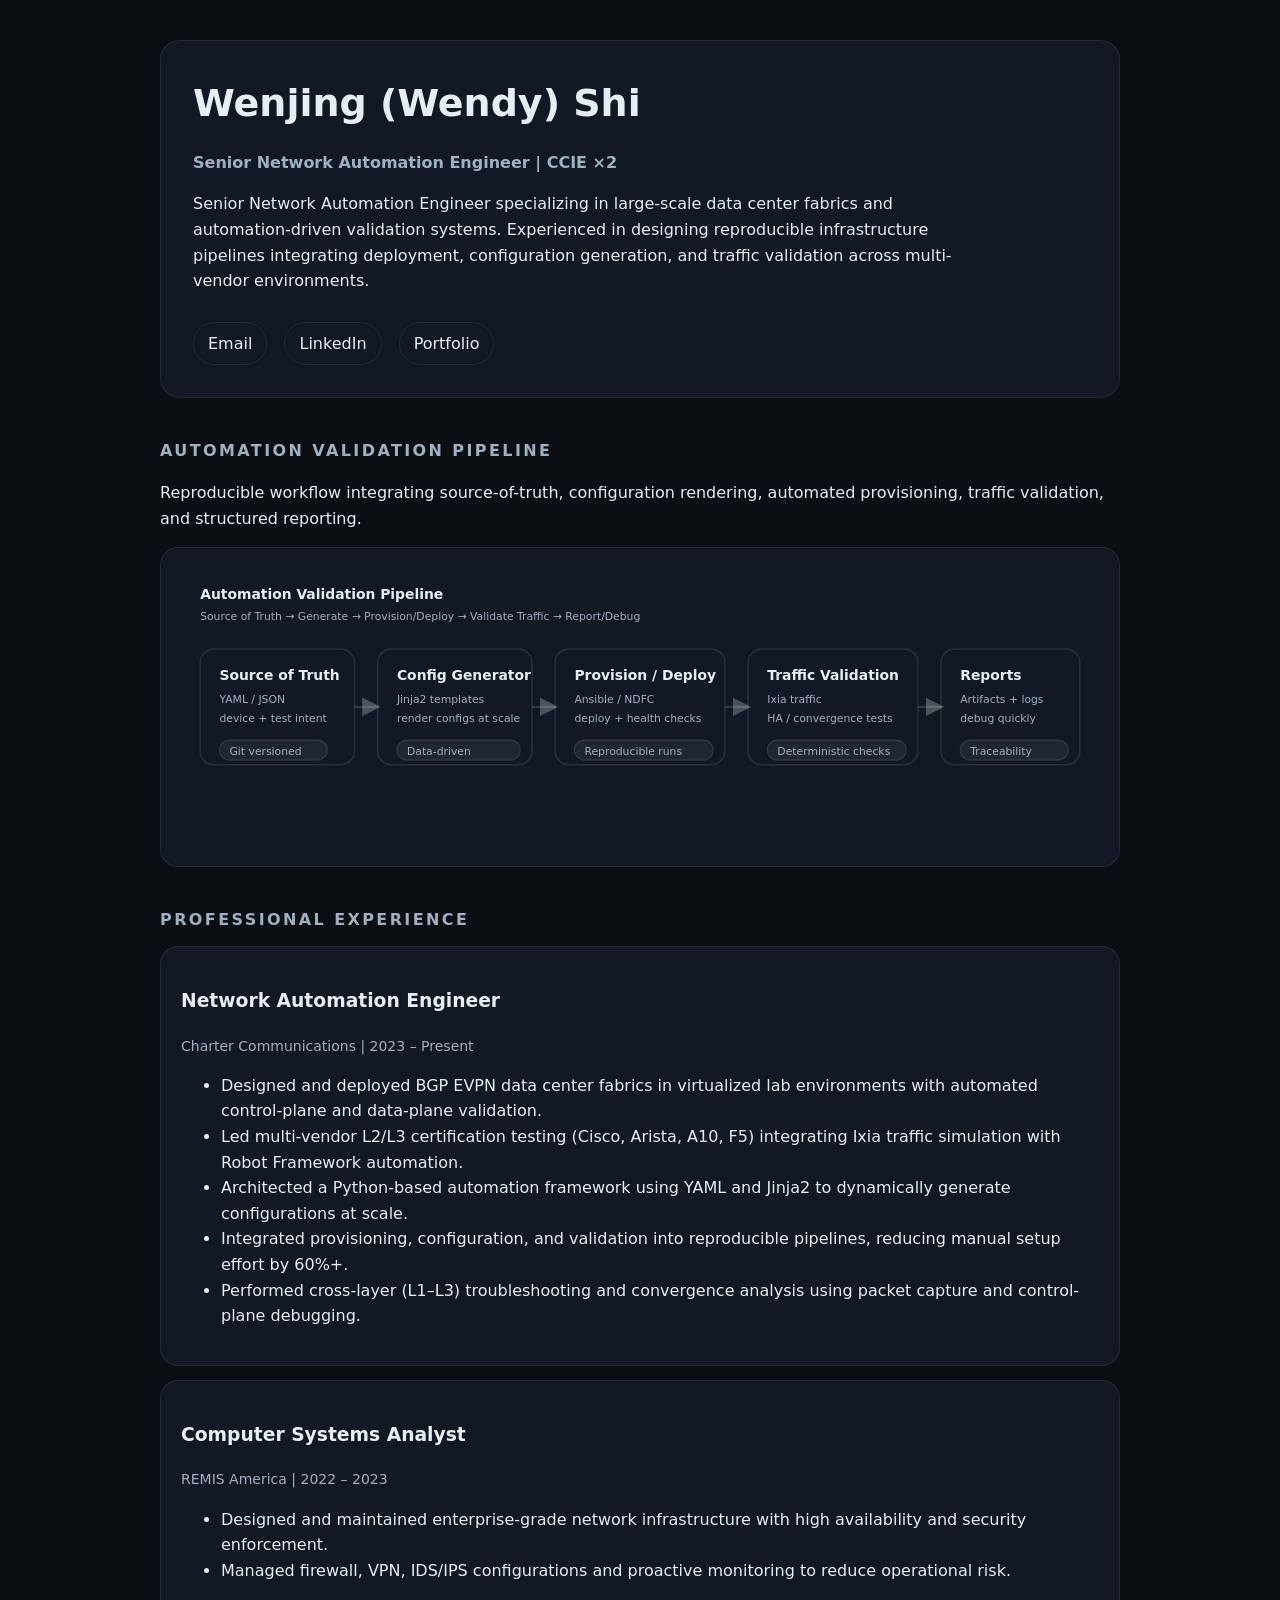
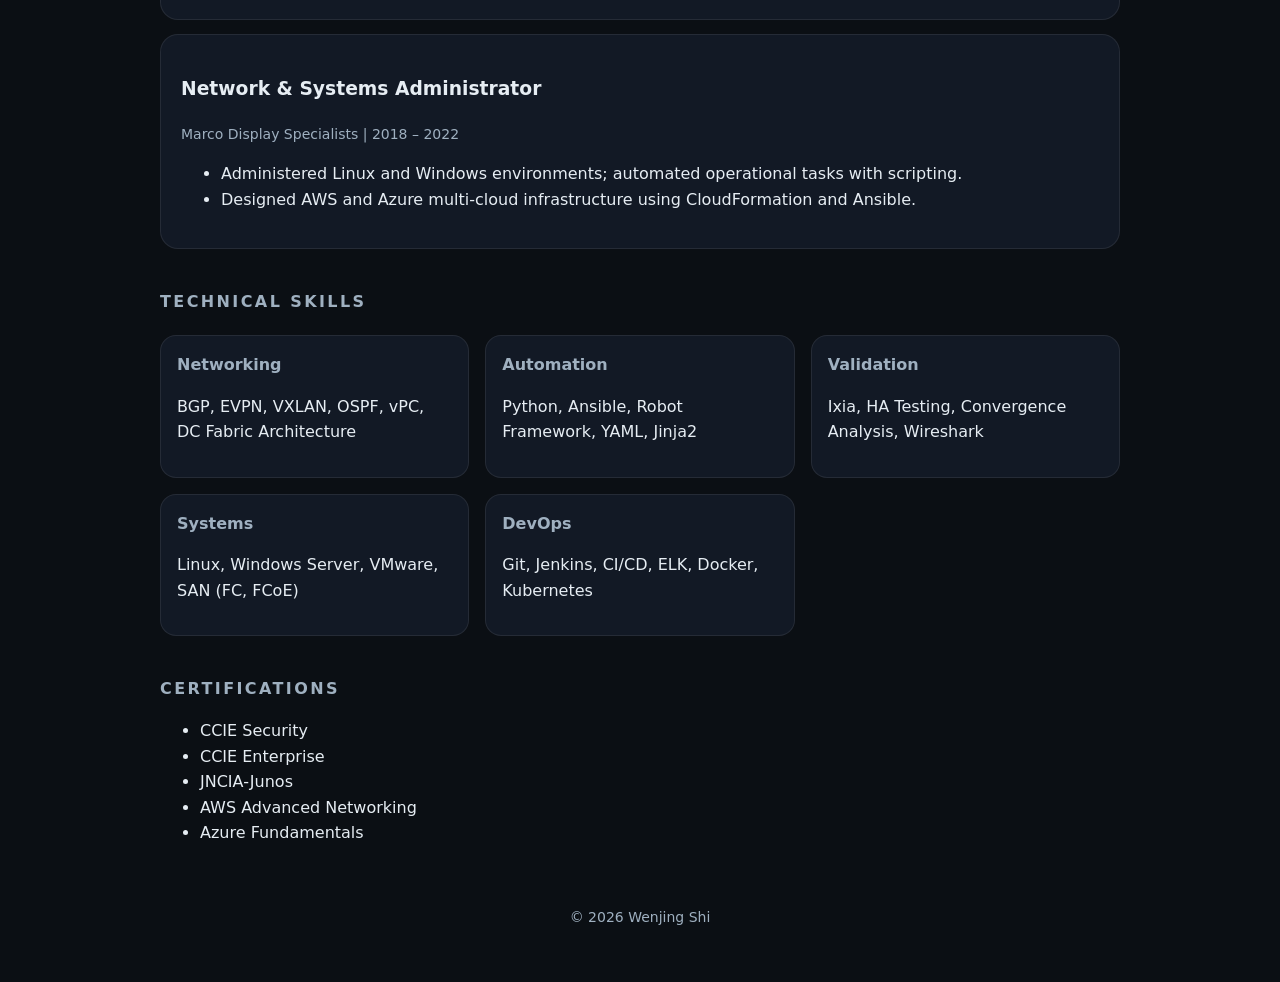
<file: index.html>
<!doctype html>
<html lang="en">
<head>
  <meta charset="utf-8" />
  <meta name="viewport" content="width=device-width, initial-scale=1" />
  <title>Wenjing (Wendy) Shi | Network Automation Engineer</title>
  <link rel="stylesheet" href="assets/style.css" />
</head>

<body>
  <main class="container">

    <!-- HERO -->
    <section class="hero">
      <h1>Wenjing (Wendy) Shi</h1>
      <p class="subtitle">Senior Network Automation Engineer | CCIE ×2</p>

      <p class="summary">
        Senior Network Automation Engineer specializing in large-scale data center fabrics
        and automation-driven validation systems. Experienced in designing reproducible
        infrastructure pipelines integrating deployment, configuration generation, and
        traffic validation across multi-vendor environments.
      </p>

      <div class="links">
        <a href="mailto:wshi2026@yahoo.com">Email</a>
        <a href="www.linkedin.com/in/wendy-shi2026" target="_blank">LinkedIn</a>
        <a href="https://ksky007.github.io/portfolio/" target="_blank">Portfolio</a>
      </div>
    </section>


    <!-- PIPELINE DIAGRAM -->
    <section class="section">
      <h2>Automation Validation Pipeline</h2>
      <p class="muted">
        Reproducible workflow integrating source-of-truth, configuration rendering,
        automated provisioning, traffic validation, and structured reporting.
      </p>

      <div class="diagram-card">
        <img src="assets/diagrams/automation-pipeline.svg"
             alt="Automation validation pipeline diagram">
      </div>
    </section>


    <!-- EXPERIENCE -->
    <section class="section">
      <h2>Professional Experience</h2>

      <div class="card">
        <h3>Network Automation Engineer</h3>
        <p class="meta">Charter Communications | 2023 – Present</p>
        <ul>
          <li>Designed and deployed BGP EVPN data center fabrics in virtualized lab environments with automated control-plane and data-plane validation.</li>
          <li>Led multi-vendor L2/L3 certification testing (Cisco, Arista, A10, F5) integrating Ixia traffic simulation with Robot Framework automation.</li>
          <li>Architected a Python-based automation framework using YAML and Jinja2 to dynamically generate configurations at scale.</li>
          <li>Integrated provisioning, configuration, and validation into reproducible pipelines, reducing manual setup effort by 60%+.</li>
          <li>Performed cross-layer (L1–L3) troubleshooting and convergence analysis using packet capture and control-plane debugging.</li>
        </ul>
      </div>

      <div class="card">
        <h3>Computer Systems Analyst</h3>
        <p class="meta">REMIS America | 2022 – 2023</p>
        <ul>
          <li>Designed and maintained enterprise-grade network infrastructure with high availability and security enforcement.</li>
          <li>Managed firewall, VPN, IDS/IPS configurations and proactive monitoring to reduce operational risk.</li>
        </ul>
      </div>

      <div class="card">
        <h3>Network & Systems Administrator</h3>
        <p class="meta">Marco Display Specialists | 2018 – 2022</p>
        <ul>
          <li>Administered Linux and Windows environments; automated operational tasks with scripting.</li>
          <li>Designed AWS and Azure multi-cloud infrastructure using CloudFormation and Ansible.</li>
        </ul>
      </div>
    </section>


    <!-- SKILLS -->
    <section class="section">
      <h2>Technical Skills</h2>

      <div class="skill-grid">
        <div class="skill-group">
          <h4>Networking</h4>
          <p>BGP, EVPN, VXLAN, OSPF, vPC, DC Fabric Architecture</p>
        </div>

        <div class="skill-group">
          <h4>Automation</h4>
          <p>Python, Ansible, Robot Framework, YAML, Jinja2</p>
        </div>

        <div class="skill-group">
          <h4>Validation</h4>
          <p>Ixia, HA Testing, Convergence Analysis, Wireshark</p>
        </div>

        <div class="skill-group">
          <h4>Systems</h4>
          <p>Linux, Windows Server, VMware, SAN (FC, FCoE)</p>
        </div>

        <div class="skill-group">
          <h4>DevOps</h4>
          <p>Git, Jenkins, CI/CD, ELK, Docker, Kubernetes</p>
        </div>
      </div>
    </section>


    <!-- CERTIFICATIONS -->
    <section class="section">
      <h2>Certifications</h2>
      <ul>
        <li>CCIE Security</li>
        <li>CCIE Enterprise</li>
        <li>JNCIA-Junos</li>
        <li>AWS Advanced Networking</li>
        <li>Azure Fundamentals</li>
      </ul>
    </section>


    <!-- FOOTER -->
    <footer class="footer">
      <p>© <span id="year"></span> Wenjing Shi</p>
    </footer>

  </main>

  <script>
    document.getElementById("year").textContent = new Date().getFullYear();
  </script>
</body>
</html>
</file>
<file: assets/style.css>
:root {
  --bg: #0b0f14;
  --card: #121925;
  --text: #e6edf3;
  --muted: #9fb0c0;
  --border: rgba(255,255,255,0.08);
}

* {
  box-sizing: border-box;
}

body {
  margin: 0;
  background: var(--bg);
  color: var(--text);
  font-family: ui-sans-serif, system-ui, -apple-system, Segoe UI, Roboto;
  line-height: 1.6;
}

.container {
  max-width: 1000px;
  margin: 0 auto;
  padding: 40px 20px;
}

.hero {
  padding: 32px;
  background: var(--card);
  border: 1px solid var(--border);
  border-radius: 20px;
}

h1 {
  margin: 0 0 6px;
  font-size: 38px;
}

.subtitle {
  color: var(--muted);
  font-weight: 600;
  margin-bottom: 12px;
}

.summary {
  max-width: 75ch;
}

.links a {
  display: inline-block;
  margin-right: 12px;
  margin-top: 12px;
  padding: 8px 14px;
  border-radius: 999px;
  border: 1px solid var(--border);
  text-decoration: none;
  color: var(--text);
}

.links a:hover {
  border-color: rgba(255,255,255,0.2);
}

.section {
  margin-top: 40px;
}

.section h2 {
  font-size: 16px;
  text-transform: uppercase;
  letter-spacing: 0.15em;
  color: var(--muted);
}

.card {
  margin-top: 14px;
  padding: 20px;
  background: var(--card);
  border: 1px solid var(--border);
  border-radius: 18px;
}

.meta {
  color: var(--muted);
  font-size: 14px;
}

.diagram-card {
  margin-top: 16px;
  padding: 16px;
  background: var(--card);
  border-radius: 18px;
  border: 1px solid var(--border);
}

.diagram-card img {
  width: 100%;
  height: auto;
}

.skill-grid {
  margin-top: 20px;
  display: grid;
  grid-template-columns: repeat(auto-fit, minmax(240px, 1fr));
  gap: 16px;
}

.skill-group {
  background: var(--card);
  padding: 16px;
  border-radius: 16px;
  border: 1px solid var(--border);
}

.skill-group h4 {
  margin: 0 0 6px;
  color: var(--muted);
}

.footer {
  margin-top: 60px;
  text-align: center;
  color: var(--muted);
  font-size: 14px;
}
</file>
